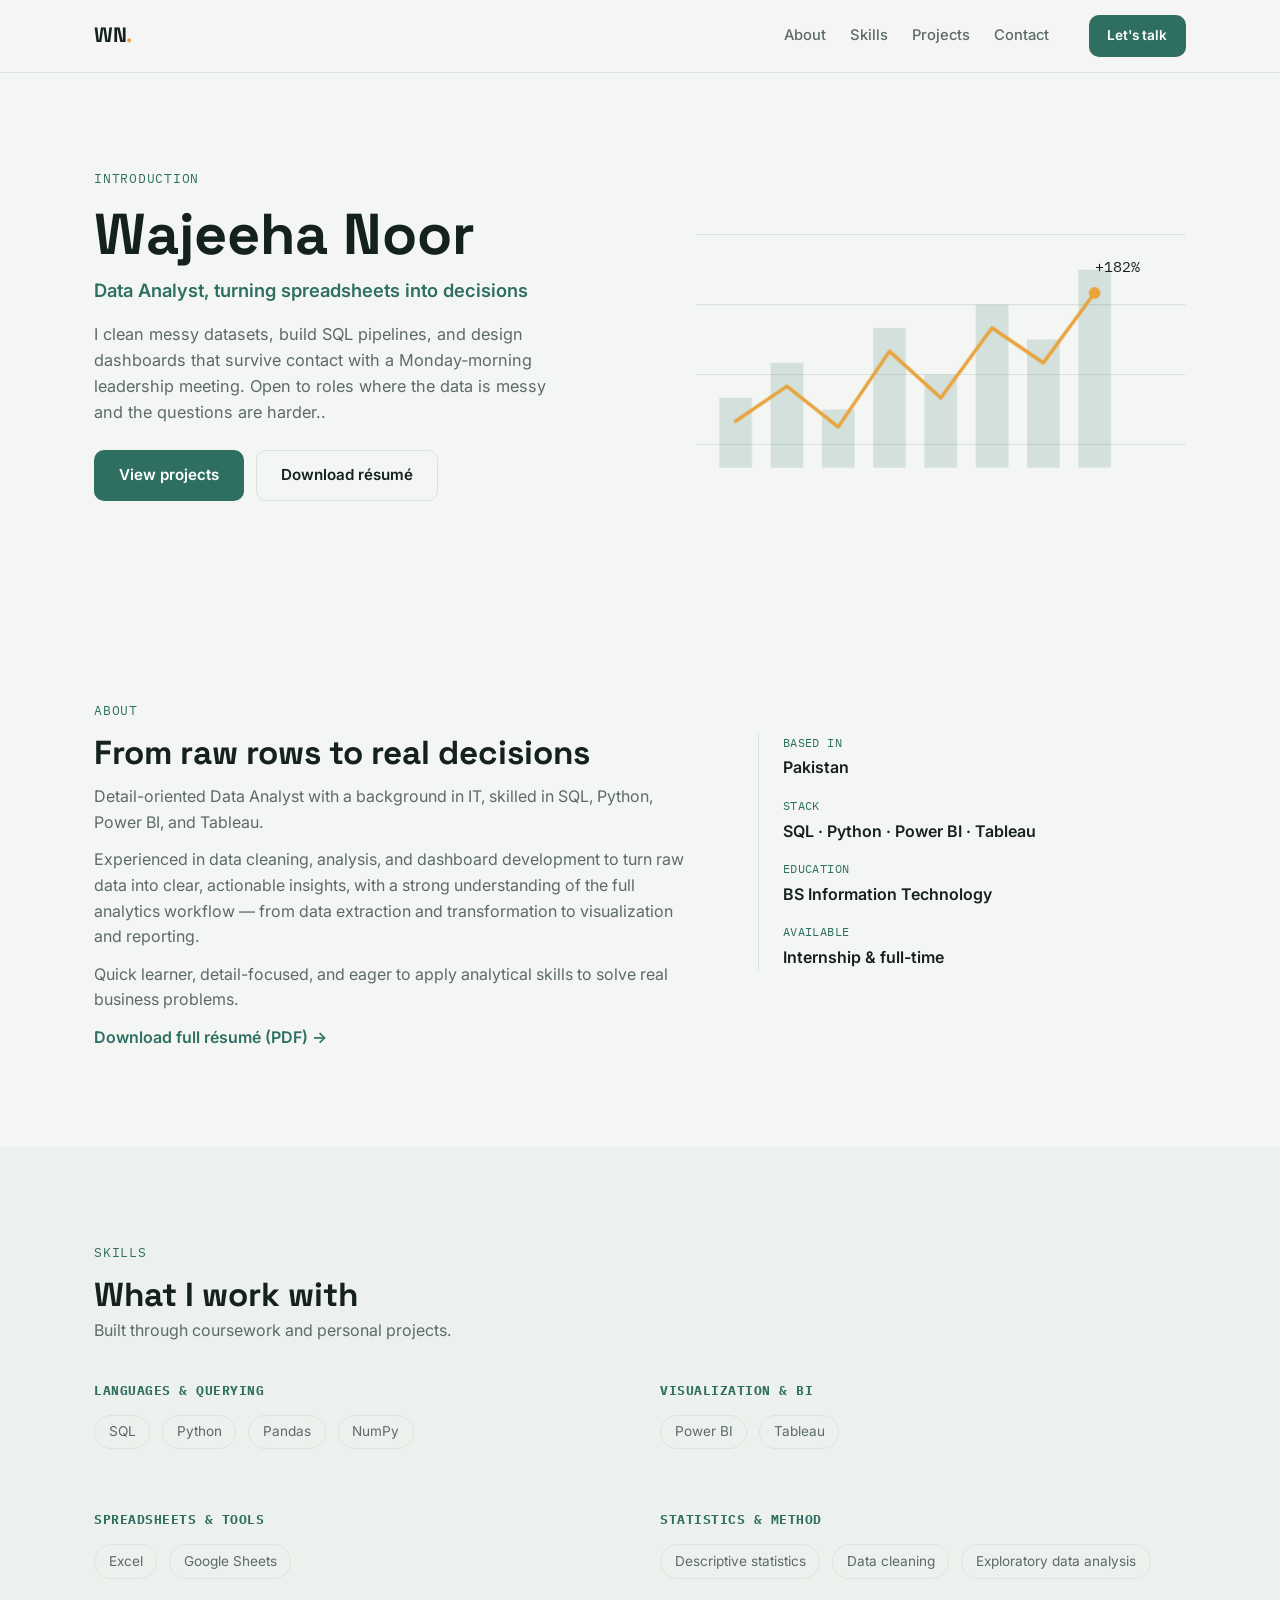
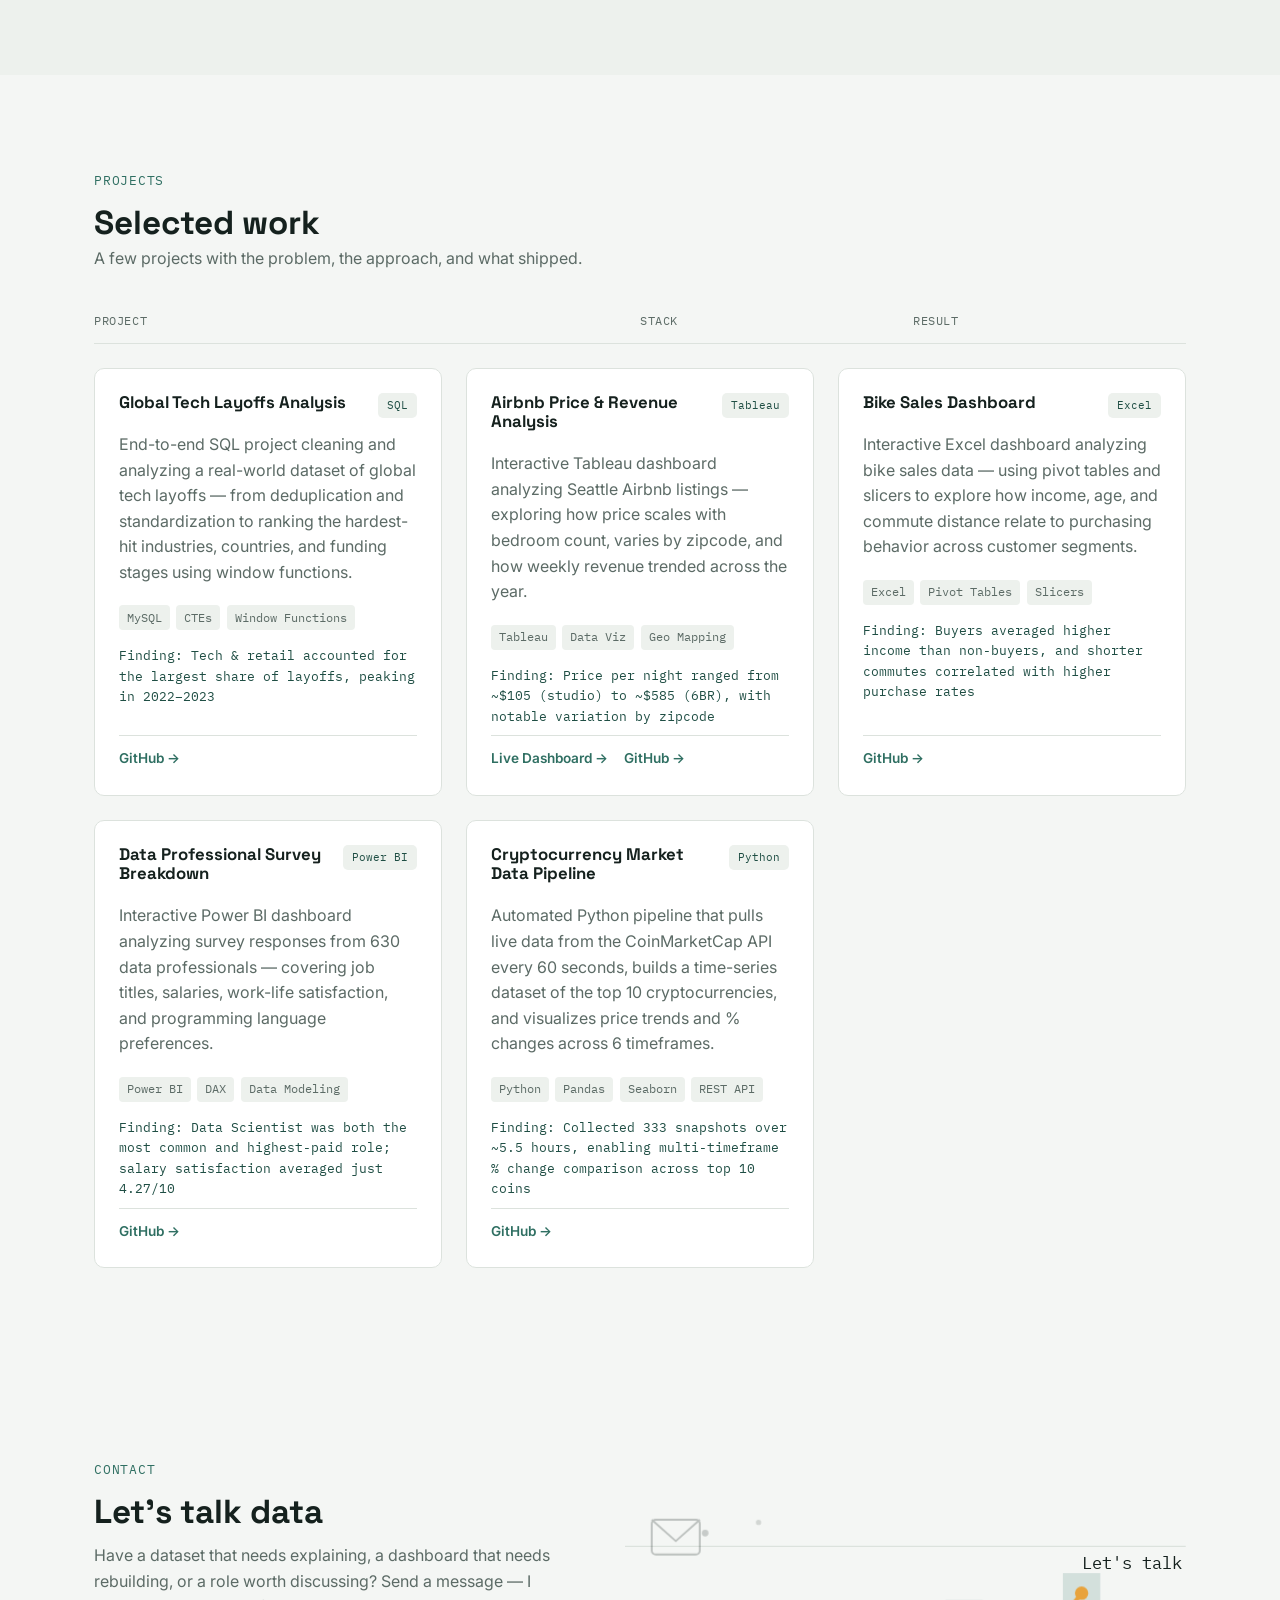
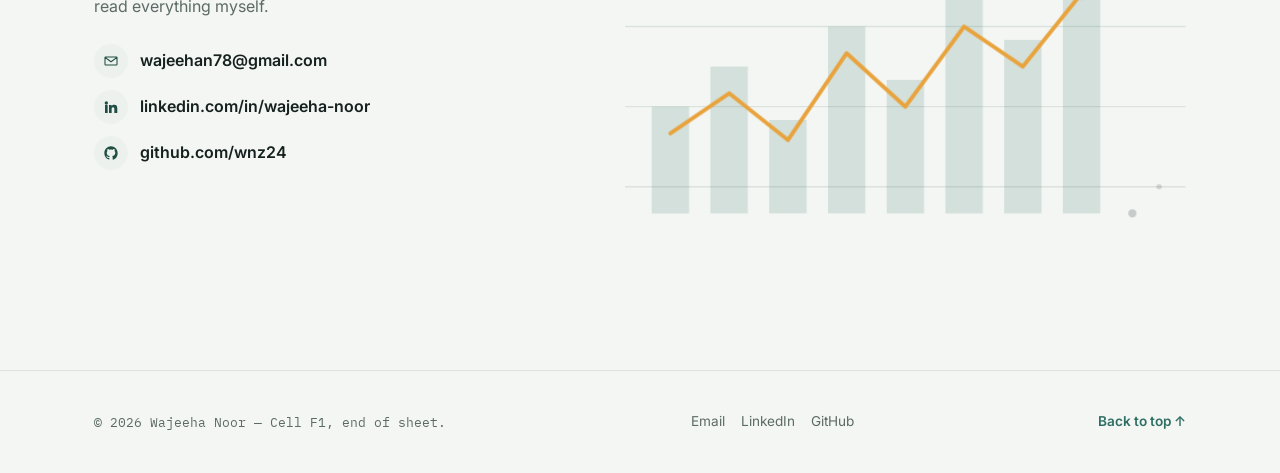
<file: index.html>
<!DOCTYPE html>
<html lang="en">
<head>
<meta charset="UTF-8">
<meta name="viewport" content="width=device-width, initial-scale=1.0">
<title>Wajeeha Noor — Data Analyst</title>
<meta name="description" content="Portfolio of Alex Rivera, Data Analyst — projects, skills, and certifications in SQL, Python, and data visualization.">
<link rel="preconnect" href="https://fonts.googleapis.com">
<link rel="preconnect" href="https://fonts.gstatic.com" crossorigin>
<link href="https://fonts.googleapis.com/css2?family=Space+Grotesk:wght@500;600;700&family=Inter:wght@400;500;600&family=IBM+Plex+Mono:wght@400;500&display=swap" rel="stylesheet">
<link rel="stylesheet" href="css/style.css">
</head>
<body>

<!-- ============ HEADER / NAV ============ -->
<header class="site-header" id="top">
  <div class="header-inner">
    <a href="#top" class="logo">WN<span class="logo-dot">.</span></a>

    <nav class="nav" id="nav">
      <a href="#about" class="nav-link" data-cell="A1">About</a>
      <a href="#skills" class="nav-link" data-cell="B1">Skills</a>
      <a href="#projects" class="nav-link" data-cell="C1">Projects</a>
      <!-- <a href="#certificates" class="nav-link" data-cell="D1">Certificates</a> -->
      <a href="#contact" class="nav-link" data-cell="E1">Contact</a>
    </nav>

    <a href="#contact" class="btn btn-small btn-primary header-cta">Let's talk</a>

    <button class="nav-toggle" id="navToggle" aria-label="Toggle menu" aria-expanded="false">
      <span></span><span></span><span></span>
    </button>
  </div>
</header>

<main>

  <!-- ============ HERO ============ -->
  <section class="hero" id="hero">
    <div class="hero-inner">
      <div class="hero-text">
        <p class="eyebrow">Introduction</p>
        <h1 class="hero-title">Wajeeha Noor</h1>
        <p class="hero-role">Data Analyst, turning spreadsheets into decisions</p>
        <p class="hero-tagline">I clean messy datasets, build SQL pipelines, and design dashboards that survive contact with a Monday-morning leadership meeting. Open to roles where the data is messy and the questions are harder..</p>
        <div class="hero-actions">
          <a href="#projects" class="btn btn-primary">View projects</a>
          <a href="assets/Wajeeha Noor(Data Analyst).pdf" class="btn btn-ghost" download>Download résumé</a>
        </div>
        <!-- <dl class="hero-stats">
          <div class="stat">
            <dt>Years analyzing data</dt>
            <dd><span class="mono">4</span></dd>
          </div>
          <div class="stat">
            <dt>Projects shipped</dt>
            <dd><span class="mono">23</span></dd>
          </div>
          <div class="stat">
            <dt>Dashboards in production</dt>
            <dd><span class="mono">9</span></dd>
          </div>
        </dl> -->
      </div>

      <div class="hero-visual" aria-hidden="true">
        <svg viewBox="0 0 420 280" class="chart-svg" id="heroChart">
          <!-- gridlines -->
          <g class="grid">
            <line x1="0" y1="40" x2="420" y2="40"></line>
            <line x1="0" y1="100" x2="420" y2="100"></line>
            <line x1="0" y1="160" x2="420" y2="160"></line>
            <line x1="0" y1="220" x2="420" y2="220"></line>
          </g>
          <!-- bars -->
          <g class="bars">
            <rect x="20"  y="180" width="28" height="60"></rect>
            <rect x="64"  y="150" width="28" height="90"></rect>
            <rect x="108" y="190" width="28" height="50"></rect>
            <rect x="152" y="120" width="28" height="120"></rect>
            <rect x="196" y="160" width="28" height="80"></rect>
            <rect x="240" y="100" width="28" height="140"></rect>
            <rect x="284" y="130" width="28" height="110"></rect>
            <rect x="328" y="70"  width="28" height="170"></rect>
          </g>
          <!-- trend line -->
          <polyline class="trend-line" points="34,200 78,170 122,205 166,140 210,180 254,120 298,150 342,90" />
          <circle class="trend-point" cx="342" cy="90" r="5"></circle>
          <text x="342" y="72" class="trend-label mono">+182%</text>
        </svg>
      </div>
    </div>
  </section>

  <!-- ============ ABOUT ============ -->
  <section class="section" id="about">
    <div class="section-inner">
      <p class="eyebrow">About</p>
      <div class="about-grid">
        <div class="about-copy">
          <h2 class="section-title">From raw rows to real decisions</h2>
         <p>Detail-oriented Data Analyst with a background in IT, skilled in SQL, Python, Power BI, and Tableau.</p>

        <p>Experienced in data cleaning, analysis, and dashboard development to turn raw data into clear, actionable insights, with a strong understanding of the full analytics workflow — from data extraction and transformation to visualization and reporting.</p>

        <p>Quick learner, detail-focused, and eager to apply analytical skills to solve real business problems.</p>
          <a href="assets/Wajeeha Noor(Data Analyst).pdf" class="text-link" download>Download full résumé (PDF) →</a>
        </div>

        <ul class="about-facts">
          <li><span class="fact-label mono">Based in</span><span class="fact-value"> Pakistan </span></li>
          <li><span class="fact-label mono">Stack</span><span class="fact-value">SQL · Python · Power BI · Tableau</span></li>
          <li><span class="fact-label mono">Education</span><span class="fact-value">BS Information Technology</span></li>
          <li><span class="fact-label mono">Available</span><span class="fact-value">Internship & full-time</span></li>
        </ul>
      </div>
    </div>
  </section>

  <!-- ============ SKILLS ============ -->
<section class="section section-alt" id="skills">
    <div class="section-inner">
      <p class="eyebrow">Skills</p>
      <h2 class="section-title">What I work with</h2>
      <p class="section-subtitle">Built through coursework and personal projects.</p>

      <div class="skills-grid">

        <div class="skill-group">
          <h3 class="skill-group-title mono">Languages &amp; Querying</h3>
          <ul class="skill-tags">
            <li class="skill-tag">SQL</li>
            <li class="skill-tag">Python</li>
            <li class="skill-tag">Pandas</li>
            <li class="skill-tag">NumPy</li>
          </ul>
        </div>

        <div class="skill-group">
          <h3 class="skill-group-title mono">Visualization &amp; BI</h3>
          <ul class="skill-tags">
            <li class="skill-tag">Power BI</li>
            <li class="skill-tag">Tableau</li>
          </ul>
        </div>

        <div class="skill-group">
          <h3 class="skill-group-title mono">Spreadsheets &amp; Tools</h3>
          <ul class="skill-tags">
            <li class="skill-tag">Excel</li>
            <li class="skill-tag">Google Sheets</li>
          </ul>
        </div>

        <div class="skill-group">
          <h3 class="skill-group-title mono">Statistics &amp; Method</h3>
          <ul class="skill-tags">
            <li class="skill-tag">Descriptive statistics</li>
            <li class="skill-tag">Data cleaning</li>
            <li class="skill-tag">Exploratory data analysis</li>
          </ul>
        </div>

      </div>
    </div>
  </section>

  <!-- ============ PROJECTS ============ -->
  <section class="section" id="projects">
    <div class="section-inner">
      <p class="eyebrow">Projects</p>
      <h2 class="section-title">Selected work</h2>
      <p class="section-subtitle">A few projects with the problem, the approach, and what shipped.</p>

      <div class="project-table-head mono">
        <span>Project</span><span>Stack</span><span>Result</span>
      </div>

      <div class="projects-grid">

        <article class="project-card">
  <div class="project-card-top">
    <h3>Global Tech Layoffs Analysis</h3>
    <span class="project-tag mono">SQL</span>
  </div>
  <p>End-to-end SQL project cleaning and analyzing a real-world dataset of global tech layoffs — from deduplication and standardization to ranking the hardest-hit industries, countries, and funding stages using window functions.</p>
  <ul class="project-stack">
    <li>MySQL</li><li>CTEs</li><li>Window Functions</li>
  </ul>
  <div class="project-result mono">Finding: Tech &amp; retail accounted for the largest share of layoffs, peaking in 2022–2023</div>
  <div class="project-links">
    <!-- <a href="#" class="text-link">Case study →</a> -->
    <a href="https://github.com/wnz24/world-layoffs" target="_blank" rel="noopener noreferrer" class="text-link">GitHub →</a>
  </div>
</article>

    <article class="project-card">
  <div class="project-card-top">
    <h3>Airbnb Price &amp; Revenue Analysis</h3>
    <span class="project-tag mono">Tableau</span>
  </div>
  <p>Interactive Tableau dashboard analyzing Seattle Airbnb listings — exploring how price scales with bedroom count, varies by zipcode, and how weekly revenue trended across the year.</p>
  <ul class="project-stack">
    <li>Tableau</li><li>Data Viz</li><li>Geo Mapping</li>
  </ul>
  <div class="project-result mono">Finding: Price per night ranged from ~$105 (studio) to ~$585 (6BR), with notable variation by zipcode</div>
  <div class="project-links">
    <a href="https://public.tableau.com/app/profile/wajeeha.noor/viz/AirBnb_17793475070970/Dashboard1" class="text-link" target="_blank" rel="noopener noreferrer">Live Dashboard →</a>
    <a href="https://github.com/wnz24/airbnb-data-analysis-tableau" class="text-link" target="_blank" rel="noopener noreferrer">GitHub →</a>
  </div>
</article>
        <article class="project-card">
  <div class="project-card-top">
    <h3>Bike Sales Dashboard</h3>
    <span class="project-tag mono">Excel</span>
  </div>
  <p>Interactive Excel dashboard analyzing bike sales data — using pivot tables and slicers to explore how income, age, and commute distance relate to purchasing behavior across customer segments.</p>
  <ul class="project-stack">
    <li>Excel</li><li>Pivot Tables</li><li>Slicers</li>
  </ul>
  <div class="project-result mono">Finding: Buyers averaged higher income than non-buyers, and shorter commutes correlated with higher purchase rates</div>
  <div class="project-links">
    <a href="https://github.com/wnz24/bike-sales-analytics-dashboard/tree/main" class="text-link" target="_blank" rel="noopener noreferrer">GitHub →</a>
  </div>
</article>

        <!-- <article class="project-card">
          <div class="project-card-top">
            <h3>Customer Segmentation Study</h3>
            <span class="project-tag mono">Python</span>
          </div>
          <p>Used k-means clustering on purchase behavior to identify five customer segments, now used by marketing for campaign targeting.</p>
          <ul class="project-stack">
            <li>Python</li><li>scikit-learn</li><li>Tableau</li>
          </ul>
          <div class="project-result mono">Result: +12% campaign CTR</div>
          <div class="project-links">
            <a href="#" class="text-link">Case study →</a>
            <a href="#" class="text-link">GitHub →</a>
          </div>
        </article> -->
        
        <article class="project-card">
  <div class="project-card-top">
    <h3>Data Professional Survey Breakdown</h3>
    <span class="project-tag mono">Power BI</span>
  </div>
  <p>Interactive Power BI dashboard analyzing survey responses from 630 data professionals — covering job titles, salaries, work-life satisfaction, and programming language preferences.</p>
  <ul class="project-stack">
    <li>Power BI</li><li>DAX</li><li>Data Modeling</li>
  </ul>
  <div class="project-result mono">Finding: Data Scientist was both the most common and highest-paid role; salary satisfaction averaged just 4.27/10</div>
  <div class="project-links">
    <a href="https://github.com/wnz24/Data-Professional-Survey-Analysis--Power-BI/tree/main" class="text-link" target="_blank" rel="noopener noreferrer">GitHub →</a>
  </div>
</article>
  <article class="project-card">
  <div class="project-card-top">
    <h3>Cryptocurrency Market Data Pipeline</h3>
    <span class="project-tag mono">Python</span>
  </div>
  <p>Automated Python pipeline that pulls live data from the CoinMarketCap API every 60 seconds, builds a time-series dataset of the top 10 cryptocurrencies, and visualizes price trends and % changes across 6 timeframes.</p>
  <ul class="project-stack">
    <li>Python</li><li>Pandas</li><li>Seaborn</li><li>REST API</li>
  </ul>
  <div class="project-result mono">Finding: Collected 333 snapshots over ~5.5 hours, enabling multi-timeframe % change comparison across top 10 coins</div>
  <div class="project-links">
    <a href="https://github.com/wnz24/crypto-market-api-pipeline" class="text-link" target="_blank" rel="noopener noreferrer">GitHub →</a>
  </div>
</article>

        <!-- <article class="project-card">
          <div class="project-card-top">
            <h3>Self-Serve Sales Dashboard</h3>
            <span class="project-tag mono">Tableau</span>
          </div>
          <p>Replaced a recurring manual sales report with a self-serve dashboard, removing roughly 6 hours of manual work per week.</p>
          <ul class="project-stack">
            <li>SQL</li><li>Tableau</li><li>Excel</li>
          </ul>
          <div class="project-result mono">Result: 6 hrs/week saved</div>
          <div class="project-links">
            <a href="#" class="text-link">Case study →</a>
            <a href="#" class="text-link">GitHub →</a>
          </div>
        </article> -->

        <!-- <article class="project-card">
          <div class="project-card-top">
            <h3>A/B Test Analysis Pipeline</h3>
            <span class="project-tag mono">Python</span>
          </div>
          <p>Built a reusable pipeline that automatically computes significance and confidence intervals for product experiments.</p>
          <ul class="project-stack">
            <li>Python</li><li>SciPy</li><li>Streamlit</li>
          </ul>
          <div class="project-result mono">Result: 3x faster test readouts</div>
          <div class="project-links">
            <a href="#" class="text-link">Case study →</a>
            <a href="#" class="text-link">GitHub →</a>
          </div>
        </article> -->

      </div>
    </div>
  </section>

  <!-- ============ CERTIFICATES ============ -->
  <!-- <section class="section section-alt" id="certificates">
    <div class="section-inner">
      <p class="eyebrow">Cell D1 — Certificates</p>
      <h2 class="section-title">Certifications</h2>
      <p class="section-subtitle">Replace with your own certificates, issuers, and dates.</p>

      <div class="certs-grid">
        <div class="cert-card">
          <span class="cert-date mono">2025</span>
          <h3>Google Data Analytics Professional Certificate</h3>
          <p class="cert-issuer">Issued by Google · via Coursera</p>
        </div>
        <div class="cert-card">
          <span class="cert-date mono">2024</span>
          <h3>Microsoft Power BI Data Analyst Associate</h3>
          <p class="cert-issuer">Issued by Microsoft (PL-300)</p>
        </div>
        <div class="cert-card">
          <span class="cert-date mono">2024</span>
          <h3>SQL for Data Science</h3>
          <p class="cert-issuer">Issued by University of California, Davis</p>
        </div>
        <div class="cert-card">
          <span class="cert-date mono">2023</span>
          <h3>Python for Data Science and AI</h3>
          <p class="cert-issuer">Issued by IBM</p>
        </div>
        <div class="cert-card">
          <span class="cert-date mono">2023</span>
          <h3>Tableau Desktop Specialist</h3>
          <p class="cert-issuer">Issued by Tableau</p>
        </div>
        <div class="cert-card">
          <span class="cert-date mono">2022</span>
          <h3>Statistics with Python Specialization</h3>
          <p class="cert-issuer">Issued by University of Michigan</p>
        </div>
      </div>
    </div>
  </section> -->

  <!-- ============ CONTACT ============ -->
  <section class="section" id="contact">
    <div class="section-inner">
      <p class="eyebrow">Contact</p>
      <div class="contact-grid">

        <div class="contact-copy">
          <h2 class="section-title">Let's talk data</h2>
          <p>Have a dataset that needs explaining, a dashboard that needs rebuilding, or a role worth discussing? Send a message — I read everything myself.</p>

          <ul class="contact-list">
            <li>
              <span class="contact-icon" aria-hidden="true">
                <svg viewBox="0 0 24 24"><path d="M3 6.5l8.4 6.2a1 1 0 0 0 1.2 0L21 6.5M4 18h16a1 1 0 0 0 1-1V7a1 1 0 0 0-1-1H4a1 1 0 0 0-1 1v10a1 1 0 0 0 1 1z" fill="none" stroke="currentColor" stroke-width="1.6" stroke-linecap="round" stroke-linejoin="round"/></svg>
              </span>
              <a href="mailto:alex.rivera@example.com">wajeehan78@gmail.com</a>
            </li>
            <li>
              <span class="contact-icon" aria-hidden="true">
                <svg viewBox="0 0 24 24"><path d="M4.98 3.5a2.5 2.5 0 1 0 .02 5 2.5 2.5 0 0 0-.02-5zM3 9h4v12H3V9zm6 0h3.8v1.7h.05c.53-1 1.83-2 3.78-2 4.05 0 4.8 2.5 4.8 5.8V21H17v-5.6c0-1.34-.03-3.06-1.87-3.06-1.87 0-2.16 1.46-2.16 2.96V21H9V9z" fill="currentColor"/></svg>
              </span>
              <a href="https://www.linkedin.com/in/wajeeha-noor-0425003b0/" target="_blank" rel="noopener">linkedin.com/in/wajeeha-noor</a>
            </li>
            <li>
              <span class="contact-icon" aria-hidden="true">
                <svg viewBox="0 0 24 24"><path d="M12 2C6.48 2 2 6.58 2 12.2c0 4.5 2.87 8.32 6.84 9.67.5.1.68-.22.68-.49 0-.24-.01-1.05-.01-1.9-2.78.62-3.37-1.2-3.37-1.2-.45-1.18-1.11-1.49-1.11-1.49-.91-.64.07-.63.07-.63 1 .07 1.53 1.05 1.53 1.05.9 1.56 2.36 1.11 2.93.85.09-.66.34-1.11.62-1.37-2.22-.26-4.56-1.13-4.56-5.03 0-1.11.38-2.02 1.03-2.73-.1-.26-.45-1.32.1-2.75 0 0 .84-.27 2.75 1.05a9.36 9.36 0 0 1 5 0c1.91-1.32 2.75-1.05 2.75-1.05.55 1.43.2 2.49.1 2.75.65.71 1.03 1.62 1.03 2.73 0 3.91-2.35 4.77-4.58 5.02.36.32.68.95.68 1.92 0 1.39-.01 2.51-.01 2.85 0 .27.18.6.69.49A10.21 10.21 0 0 0 22 12.2C22 6.58 17.52 2 12 2z" fill="currentColor"/></svg>
              </span>
              <a href="https://github.com/wnz24/" target="_blank" rel="noopener">github.com/wnz24</a>
            </li>
          </ul>
        </div>

     <div class="contact-visual" aria-hidden="true">
  <svg viewBox="0 0 420 280" class="chart-svg">
    <!-- gridlines -->
    <g class="grid">
      <line x1="0" y1="40"  x2="420" y2="40"></line>
      <line x1="0" y1="100" x2="420" y2="100"></line>
      <line x1="0" y1="160" x2="420" y2="160"></line>
      <line x1="0" y1="220" x2="420" y2="220"></line>
    </g>

    <!-- bars — response time theme -->
    <g class="bars">
      <rect x="20"  y="160" width="28" height="80"></rect>
      <rect x="64"  y="130" width="28" height="110"></rect>
      <rect x="108" y="170" width="28" height="70"></rect>
      <rect x="152" y="100" width="28" height="140"></rect>
      <rect x="196" y="140" width="28" height="100"></rect>
      <rect x="240" y="80"  width="28" height="160"></rect>
      <rect x="284" y="110" width="28" height="130"></rect>
      <rect x="328" y="60"  width="28" height="180"></rect>
    </g>

    <!-- trend line -->
    <polyline class="trend-line" points="34,180 78,150 122,185 166,120 210,160 254,100 298,130 342,75"/>
    <circle class="trend-point" cx="342" cy="75" r="5"></circle>
    <text x="342" y="57" class="trend-label mono">Let's talk</text>

    <!-- decorative envelope icon -->
    <g transform="translate(20, 20)" fill="none" stroke="currentColor" stroke-width="1.4" opacity="0.25">
      <rect x="0" y="0" width="36" height="26" rx="3"></rect>
      <polyline points="0,0 18,16 36,0"></polyline>
    </g>

    <!-- decorative dots -->
    <circle cx="60"  cy="30" r="2.5" opacity="0.2" fill="currentColor"></circle>
    <circle cx="100" cy="22" r="2"   opacity="0.15" fill="currentColor"></circle>
    <circle cx="380" cy="240" r="3"  opacity="0.2" fill="currentColor"></circle>
    <circle cx="400" cy="220" r="2"  opacity="0.15" fill="currentColor"></circle>
  </svg>
</div>

      </div>
    </div>
  </section>

</main>

<!-- ============ FOOTER ============ -->
<footer class="site-footer">
  <div class="footer-inner">
    <p class="mono">© <span id="year"></span> Wajeeha Noor — Cell F1, end of sheet.</p>
    <div class="footer-links">
      <a href="wajeehan78@gmail.com" aria-label="Email">Email</a>
      <a href="https://www.linkedin.com/in/wajeeha-noor-0425003b0/" target="_blank" rel="noopener" aria-label="LinkedIn">LinkedIn</a>
      <a href="https://github.com/wnz24/" target="_blank" rel="noopener" aria-label="GitHub">GitHub</a>
    </div>
    <a href="#top" class="back-to-top">Back to top ↑</a>
  </div>
</footer>

<script src="js/script.js"></script>
</body>
</html>
</file>
<file: css/style.css>
/* =====================================================
   DATA ANALYST PORTFOLIO — STYLESHEET
   Design tokens are defined once below in :root.
   Change colors/fonts there to re-theme the whole site.
===================================================== */

:root{
  /* ---- color tokens ---- */
  --bg:        #F4F6F4;   /* page background, cool off-white */
  --surface:   #FFFFFF;   /* card / panel background */
  --ink:       #15211E;   /* primary text, near-black green-ink */
  --muted:     #5C6B66;   /* secondary text */
  --line:      #DCE2DD;   /* hairline borders / dividers */
  --accent:    #2F6F62;   /* primary brand color, deep teal */
  --accent-ink:#1F4E44;   /* darker teal for hover states */
  --highlight: #E8A33D;   /* amber, used sparingly for data emphasis */
  --bg-alt:    #EDF1ED;   /* alternate section background */

  /* ---- type tokens ---- */
  --font-display: 'Space Grotesk', sans-serif;
  --font-body: 'Inter', sans-serif;
  --font-mono: 'IBM Plex Mono', monospace;

  /* ---- spacing scale ---- */
  --space-1: .25rem;
  --space-2: .5rem;
  --space-3: .75rem;
  --space-4: 1rem;
  --space-5: 1.5rem;
  --space-6: 2.5rem;
  --space-7: 4rem;
  --space-8: 6rem;

  --radius: 10px;
  --max-width: 1140px;
}

/* =================== RESET =================== */
*,*::before,*::after{ box-sizing: border-box; }
html{ scroll-behavior: smooth; }
body{
  margin: 0;
  background: var(--bg);
  color: var(--ink);
  font-family: var(--font-body);
  font-size: 16px;
  line-height: 1.6;
  -webkit-font-smoothing: antialiased;
}
img{ max-width: 100%; display: block; }
a{ color: inherit; text-decoration: none; }
ul{ margin: 0; padding: 0; list-style: none; }
h1,h2,h3{ font-family: var(--font-display); margin: 0 0 var(--space-3); line-height: 1.15; }
p{ margin: 0 0 var(--space-3); color: var(--muted); }
button{ font-family: inherit; cursor: pointer; }
.mono{ font-family: var(--font-mono); }

:focus-visible{
  outline: 2px solid var(--accent);
  outline-offset: 3px;
  border-radius: 4px;
}

@media (prefers-reduced-motion: reduce){
  *{ animation-duration: .01ms !important; animation-iteration-count: 1 !important; transition-duration: .01ms !important; scroll-behavior: auto !important; }
}

/* =================== LAYOUT HELPERS =================== */
.section-inner, .header-inner, .footer-inner{
  max-width: var(--max-width);
  margin: 0 auto;
  padding: 0 var(--space-5);
}
.section{ padding: var(--space-8) 0; }
.section-alt{ background: var(--bg-alt); }

.eyebrow{
  font-family: var(--font-mono);
  font-size: .8rem;
  letter-spacing: .06em;
  text-transform: uppercase;
  color: var(--accent);
  margin-bottom: var(--space-3);
}
.section-title{ font-size: clamp(1.7rem, 2.6vw, 2.3rem); }
.section-subtitle{ max-width: 560px; margin-top: -.5rem; margin-bottom: var(--space-6); }

.reveal{ opacity: 0; transform: translateY(16px); transition: opacity .6s ease, transform .6s ease; }
.reveal.is-visible{ opacity: 1; transform: translateY(0); }

/* =================== BUTTONS =================== */
.btn{
  display: inline-flex;
  align-items: center;
  gap: .4rem;
  padding: .8rem 1.5rem;
  border-radius: var(--radius);
  font-weight: 600;
  font-size: .95rem;
  border: 1px solid transparent;
  transition: transform .15s ease, background .2s ease, border-color .2s ease;
}
.btn:hover{ transform: translateY(-2px); }
.btn-primary{ background: var(--accent); color: #fff; }
.btn-primary:hover{ background: var(--accent-ink); }
.btn-ghost{ border-color: var(--line); color: var(--ink); background: transparent; }
.btn-ghost:hover{ border-color: var(--accent); color: var(--accent); }
.btn-small{ padding: .55rem 1.1rem; font-size: .85rem; }

.text-link{
  display: inline-block;
  font-weight: 600;
  color: var(--accent);
  border-bottom: 1px solid transparent;
  transition: border-color .2s ease;
}
.text-link:hover{ border-color: currentColor; }

/* =================== HEADER / NAV =================== */
.site-header{
  position: sticky;
  top: 0;
  z-index: 50;
  background: rgba(244,246,244,.9);
  backdrop-filter: blur(8px);
  border-bottom: 1px solid var(--line);
}
.header-inner{
  display: flex;
  align-items: center;
  justify-content: space-between;
  height: 72px;
  gap: var(--space-5);
}
.logo{
  font-family: var(--font-display);
  font-weight: 700;
  font-size: 1.3rem;
  letter-spacing: -.02em;
}
.logo-dot{ color: var(--highlight); }

.nav{ display: flex; gap: var(--space-5); margin-left: auto; }
.nav-link{
  font-size: .92rem;
  font-weight: 500;
  color: var(--muted);
  position: relative;
  padding: .25rem 0;
  transition: color .2s ease;
}
.nav-link::before{
  content: attr(data-cell);
  font-family: var(--font-mono);
  font-size: .65rem;
  color: var(--highlight);
  position: absolute;
  top: -.85rem;
  left: 0;
  opacity: 0;
  transition: opacity .2s ease;
}
.nav-link:hover, .nav-link.active{ color: var(--ink); }
.nav-link:hover::before, .nav-link.active::before{ opacity: 1; }
.nav-link.active{ font-weight: 600; }

.header-cta{ margin-left: var(--space-4); }

.nav-toggle{
  display: none;
  flex-direction: column;
  justify-content: center;
  gap: 5px;
  width: 32px;
  height: 32px;
  background: none;
  border: none;
  padding: 0;
}
.nav-toggle span{
  display: block;
  height: 2px;
  background: var(--ink);
  border-radius: 2px;
  transition: transform .25s ease, opacity .25s ease;
}
.nav-toggle.is-open span:nth-child(1){ transform: translateY(7px) rotate(45deg); }
.nav-toggle.is-open span:nth-child(2){ opacity: 0; }
.nav-toggle.is-open span:nth-child(3){ transform: translateY(-7px) rotate(-45deg); }

/* =================== HERO =================== */
.hero{ padding: var(--space-8) 0 var(--space-7); overflow: hidden; }
.hero-inner{
  max-width: var(--max-width);
  margin: 0 auto;
  padding: 0 var(--space-5);
  display: grid;
  grid-template-columns: 1.1fr 1fr;
  gap: var(--space-7);
  align-items: center;
}
.hero-title{ font-size: clamp(2.4rem, 5vw, 3.6rem); margin-bottom: var(--space-2); }
.hero-role{ font-size: 1.15rem; font-weight: 600; color: var(--accent); margin-bottom: var(--space-4); }
.hero-tagline{ max-width: 480px; font-size: 1.02rem; }
.hero-actions{ display: flex; gap: var(--space-3); flex-wrap: wrap; margin: var(--space-5) 0 var(--space-6); }

.hero-stats{ display: flex; gap: var(--space-6); margin: 0; }
.stat dt{ font-size: .78rem; color: var(--muted); margin-bottom: .25rem; }
.stat dd{ margin: 0; font-size: 1.6rem; font-weight: 600; color: var(--ink); }

.hero-visual{ position: relative; }
.chart-svg{ width: 100%; height: auto; overflow: visible; }
.chart-svg .grid line{ stroke: var(--line); stroke-width: 1; }
.chart-svg .bars rect{
  fill: var(--accent);
  opacity: .16;
  transform-origin: bottom;
  transform: scaleY(0);
  animation: growBar .7s ease forwards;
}
.chart-svg .bars rect:nth-child(1){ animation-delay: .05s; }
.chart-svg .bars rect:nth-child(2){ animation-delay: .1s; }
.chart-svg .bars rect:nth-child(3){ animation-delay: .15s; }
.chart-svg .bars rect:nth-child(4){ animation-delay: .2s; }
.chart-svg .bars rect:nth-child(5){ animation-delay: .25s; }
.chart-svg .bars rect:nth-child(6){ animation-delay: .3s; }
.chart-svg .bars rect:nth-child(7){ animation-delay: .35s; }
.chart-svg .bars rect:nth-child(8){ animation-delay: .4s; }
@keyframes growBar{ to{ transform: scaleY(1); } }

.trend-line{
  fill: none;
  stroke: var(--highlight);
  stroke-width: 3;
  stroke-linecap: round;
  stroke-linejoin: round;
  stroke-dasharray: 700;
  stroke-dashoffset: 700;
  animation: drawLine 1.4s ease forwards .3s;
}
@keyframes drawLine{ to{ stroke-dashoffset: 0; } }
.trend-point{ fill: var(--highlight); opacity: 0; animation: fadeIn .4s ease forwards 1.6s; }
.trend-label{ fill: var(--ink); font-size: 13px; opacity: 0; animation: fadeIn .4s ease forwards 1.7s; }
@keyframes fadeIn{ to{ opacity: 1; } }

/* =================== ABOUT =================== */
.about-grid{ display: grid; grid-template-columns: 1.4fr 1fr; gap: var(--space-7); align-items: start; }
.about-facts{ display: flex; flex-direction: column; gap: var(--space-4); border-left: 1px solid var(--line); padding-left: var(--space-5); }
.about-facts li{ display: flex; flex-direction: column; gap: .2rem; }
.fact-label{ font-size: .72rem; color: var(--accent); text-transform: uppercase; letter-spacing: .04em; }
.fact-value{ font-weight: 600; }

/* =================== SKILLS =================== */
.skills-grid{ display: grid; grid-template-columns: repeat(2, 1fr); gap: var(--space-7) var(--space-6); }
.skill-group-title{ font-size: .8rem; color: var(--accent); text-transform: uppercase; letter-spacing: .04em; margin-bottom: var(--space-4); }

/* Unused — was for percentage bar layout, replaced with tag-style skills below
.skill-bar{ margin-bottom: var(--space-4); }
.skill-bar-head{ display: flex; justify-content: space-between; font-size: .92rem; margin-bottom: .4rem; }
.skill-percent{ color: var(--muted); }
.skill-track{ height: 8px; background: var(--line); border-radius: 6px; overflow: hidden; }
.skill-fill{
  height: 100%;
  width: 0%;
  background: linear-gradient(90deg, var(--accent), var(--highlight));
  border-radius: 6px;
  transition: width 1.1s ease;
}
*/

.skill-tags{
  list-style: none;
  display: flex;
  flex-wrap: wrap;
  gap: var(--space-3, 8px);
  padding: 0;
  margin: 0;
}
.skill-tag{
  font-size: .85rem;
  padding: .35rem .85rem;
  border: 1px solid var(--line);
  border-radius: 999px;
  color: var(--muted);
  transition: border-color .2s ease, color .2s ease;
}
.skill-tag:hover{
  border-color: var(--accent);
  color: var(--accent);
}

/* =================== PROJECTS =================== */
.project-table-head{
  display: grid;
  grid-template-columns: 2fr 1fr 1fr;
  font-size: .75rem;
  text-transform: uppercase;
  letter-spacing: .05em;
  color: var(--muted);
  border-bottom: 1px solid var(--line);
  padding-bottom: var(--space-3);
  margin-bottom: var(--space-5);
  display: none; /* decorative header, shown on wide screens only */
}
@media (min-width: 900px){ .project-table-head{ display: grid; } }

.projects-grid{ display: grid; grid-template-columns: repeat(3, 1fr); gap: var(--space-5); }
.project-card{
  background: var(--surface);
  border: 1px solid var(--line);
  border-radius: var(--radius);
  padding: var(--space-5);
  display: flex;
  flex-direction: column;
  transition: transform .2s ease, box-shadow .2s ease;
}
.project-card:hover{ transform: translateY(-4px); box-shadow: 0 14px 28px -18px rgba(21,33,30,.25); }
.project-card-top{ display: flex; justify-content: space-between; align-items: flex-start; gap: var(--space-3); margin-bottom: var(--space-2); }
.project-card-top h3{ font-size: 1.05rem; }
.project-tag{
  flex-shrink: 0;
  font-size: .68rem;
  padding: .25rem .55rem;
  border-radius: 5px;
  background: var(--bg-alt);
  color: var(--accent-ink);
  white-space: nowrap;
}
.project-stack{ display: flex; flex-wrap: wrap; gap: .4rem; margin: var(--space-2) 0; }
.project-stack li{ font-family: var(--font-mono); font-size: .72rem; color: var(--muted); background: var(--bg-alt); padding: .2rem .5rem; border-radius: 4px; }
.project-result{ font-size: .8rem; color: var(--accent-ink); margin: var(--space-2) 0; }
.project-links{ display: flex; gap: var(--space-4); margin-top: auto; padding-top: var(--space-3); border-top: 1px solid var(--line); }
.project-links .text-link{ font-size: .85rem; }

/* =================== CERTIFICATES =================== */
.certs-grid{ display: grid; grid-template-columns: repeat(3, 1fr); gap: var(--space-5); }
.cert-card{
  background: var(--surface);
  border: 1px solid var(--line);
  border-left: 3px solid var(--highlight);
  border-radius: var(--radius);
  padding: var(--space-5);
}
.cert-date{ display: inline-block; font-size: .75rem; color: var(--muted); margin-bottom: var(--space-2); }
.cert-card h3{ font-size: 1rem; margin-bottom: var(--space-1); }
.cert-issuer{ font-size: .85rem; margin: 0; }

/* =================== CONTACT =================== */
.contact-grid{ display: grid; grid-template-columns: 1fr 1.2fr; gap: var(--space-7); align-items: start; }
.contact-list{ display: flex; flex-direction: column; gap: var(--space-3); margin-top: var(--space-5); }
.contact-list li{ display: flex; align-items: center; gap: var(--space-3); }
.contact-list a{ font-weight: 600; transition: color .2s ease; }
.contact-list a:hover{ color: var(--accent); }
.contact-icon{ width: 34px; height: 34px; flex-shrink: 0; display: flex; align-items: center; justify-content: center; background: var(--bg-alt); color: var(--accent-ink); border-radius: 50%; }
.contact-icon svg{ width: 16px; height: 16px; }

.contact-form{ background: var(--surface); border: 1px solid var(--line); border-radius: var(--radius); padding: var(--space-6); }
.form-row{ margin-bottom: var(--space-4); display: flex; flex-direction: column; gap: .4rem; }
.form-row label{ font-size: .85rem; font-weight: 600; }
.form-row input, .form-row textarea{
  font-family: var(--font-body);
  font-size: .95rem;
  padding: .75rem .9rem;
  border-radius: 8px;
  border: 1px solid var(--line);
  background: var(--bg);
  color: var(--ink);
  resize: vertical;
}
.form-row input:focus, .form-row textarea:focus{ border-color: var(--accent); outline: none; }
.form-row.has-error input, .form-row.has-error textarea{ border-color: #C0524A; }
.form-error{ font-size: .78rem; color: #C0524A; min-height: 1em; }
.form-submit{ width: 100%; justify-content: center; margin-top: var(--space-2); }
.form-status{ margin-top: var(--space-3); font-size: .9rem; min-height: 1.2em; }
.form-status.success{ color: var(--accent-ink); }
.form-status.error{ color: #C0524A; }

/* =================== FOOTER =================== */
.site-footer{ border-top: 1px solid var(--line); padding: var(--space-6) 0; }
.footer-inner{ display: flex; align-items: center; justify-content: space-between; flex-wrap: wrap; gap: var(--space-4); }
.footer-inner p{ margin: 0; font-size: .82rem; color: var(--muted); }
.footer-links{ display: flex; gap: var(--space-4); }
.footer-links a{ font-size: .85rem; color: var(--muted); transition: color .2s ease; }
.footer-links a:hover{ color: var(--accent); }
.back-to-top{ font-size: .85rem; font-weight: 600; color: var(--accent); }

/* =================== RESPONSIVE =================== */
@media (max-width: 1024px){
  .hero-inner{ grid-template-columns: 1fr; }
  .hero-visual{ order: -1; max-width: 420px; }
  .projects-grid{ grid-template-columns: repeat(2, 1fr); }
  .certs-grid{ grid-template-columns: repeat(2, 1fr); }
}

@media (max-width: 860px){
  .nav{ display: none; }
  .header-cta{ display: none; }
  .nav-toggle{ display: flex; }

  .nav.is-open{
    display: flex;
    flex-direction: column;
    position: absolute;
    top: 72px;
    left: 0;
    right: 0;
    background: var(--surface);
    border-bottom: 1px solid var(--line);
    padding: var(--space-4) var(--space-5);
    gap: var(--space-3);
  }
  .nav.is-open .nav-link::before{ display: none; }

  .about-grid, .contact-grid{ grid-template-columns: 1fr; }
  .about-facts{ border-left: none; padding-left: 0; border-top: 1px solid var(--line); padding-top: var(--space-4); }
  .skills-grid{ grid-template-columns: 1fr; }
}

@media (max-width: 640px){
  .section{ padding: var(--space-7) 0; }
  .hero-stats{ gap: var(--space-5); flex-wrap: wrap; }
  .projects-grid{ grid-template-columns: 1fr; }
  .certs-grid{ grid-template-columns: 1fr; }
  .hero-actions{ flex-direction: column; align-items: stretch; }
  .hero-actions .btn{ justify-content: center; }
}
</file>
